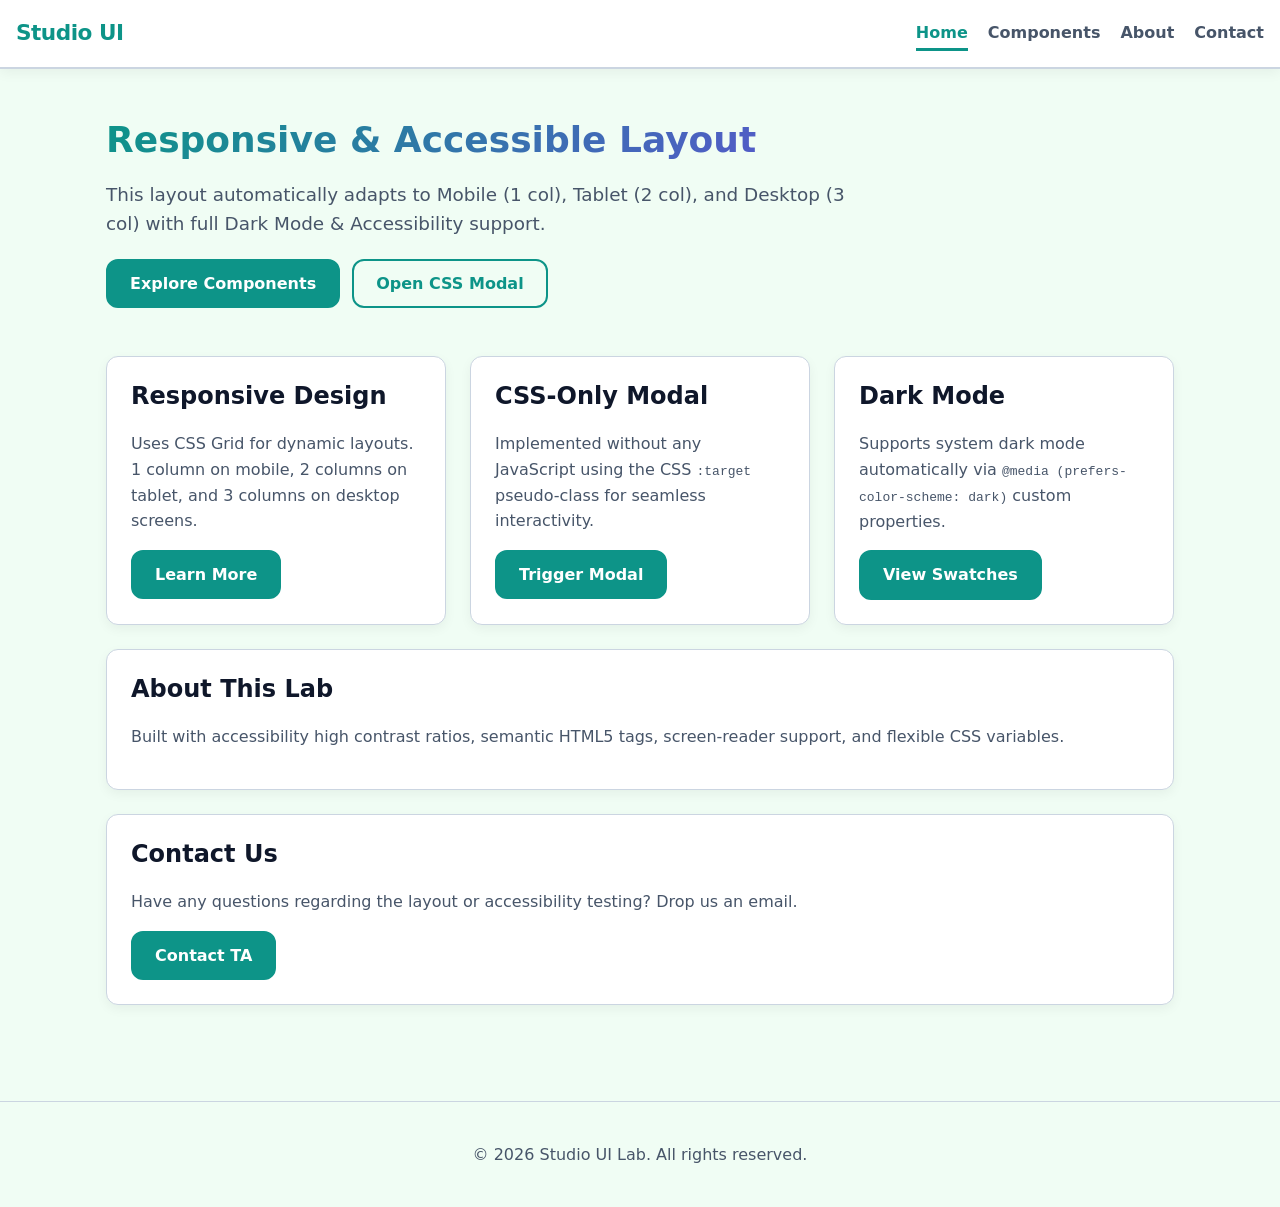
<file: index.html>
<!DOCTYPE html>
<html lang="en">
<head>
  <meta charset="UTF-8">
  <meta name="viewport" content="width=device-width, initial-scale=1.0">
  <title>Lab 2 - Responsive & Accessible UI</title>
  <link rel="stylesheet" href="styles.css">
</head>
<body>

  <!-- Header & Navigation (Flexbox) -->
  <header class="site-header">
    <a class="logo" href="index.html">Studio UI</a>
    <nav aria-label="Main Navigation">
      <ul>
        <li><a class="active" href="index.html" aria-current="page">Home</a></li>
        <li><a href="components.html">Components</a></li>
        <li><a href="#about">About</a></li>
        <li><a href="#contact">Contact</a></li>
      </ul>
    </nav>
  </header>

  <div class="container">
    <!-- Hero Section -->
    <section class="hero" aria-labelledby="hero-title">
      <h1 id="hero-title">Responsive & Accessible Layout</h1>
      <p>This layout automatically adapts to Mobile (1 col), Tablet (2 col), and Desktop (3 col) with full Dark Mode & Accessibility support.</p>
      <div class="actions">
        <a class="btn" href="components.html">Explore Components</a>
        <a class="btn btn-outline" href="#modal-demo">Open CSS Modal</a>
      </div>
    </section>

    <!-- Main Grid Content (Responsive Breakpoints: 1 / 2 / 3 columns) -->
    <main class="grid" id="main-content">
      <article class="card">
        <h2>Responsive Design</h2>
        <p>Uses CSS Grid for dynamic layouts. 1 column on mobile, 2 columns on tablet, and 3 columns on desktop screens.</p>
        <a class="btn" href="components.html">Learn More</a>
      </article>

      <article class="card">
        <h2>CSS-Only Modal</h2>
        <p>Implemented without any JavaScript using the CSS <code>:target</code> pseudo-class for seamless interactivity.</p>
        <a class="btn" href="#modal-demo">Trigger Modal</a>
      </article>

      <article class="card">
        <h2>Dark Mode</h2>
        <p>Supports system dark mode automatically via <code>@media (prefers-color-scheme: dark)</code> custom properties.</p>
        <a class="btn" href="components.html">View Swatches</a>
      </article>

      <section class="card wide" id="about">
        <h2>About This Lab</h2>
        <p>Built with accessibility high contrast ratios, semantic HTML5 tags, screen-reader support, and flexible CSS variables.</p>
      </section>

      <section class="card wide" id="contact">
        <h2>Contact Us</h2>
        <p>Have any questions regarding the layout or accessibility testing? Drop us an email.</p>
        <a class="btn" href="mailto:ta@example.com">Contact TA</a>
      </section>
    </main>
  </div>

  <!-- CSS-Only Modal Component (Uses :target) -->
  <div id="modal-demo" class="overlay" role="dialog" aria-modal="true" aria-labelledby="modal-title">
    <div class="dialog">
      <h2 id="modal-title">CSS-Only Modal</h2>
      <p>This modal is opened using the <code>:target</code> CSS pseudo-class without taking a single line of JavaScript!</p>
      <a class="btn" href="#">Close Modal</a>
    </div>
  </div>

  <footer class="site-footer">
    <div class="container">
      <p>&copy; 2026 Studio UI Lab. All rights reserved.</p>
    </div>
  </footer>

</body>
</html>
</file>
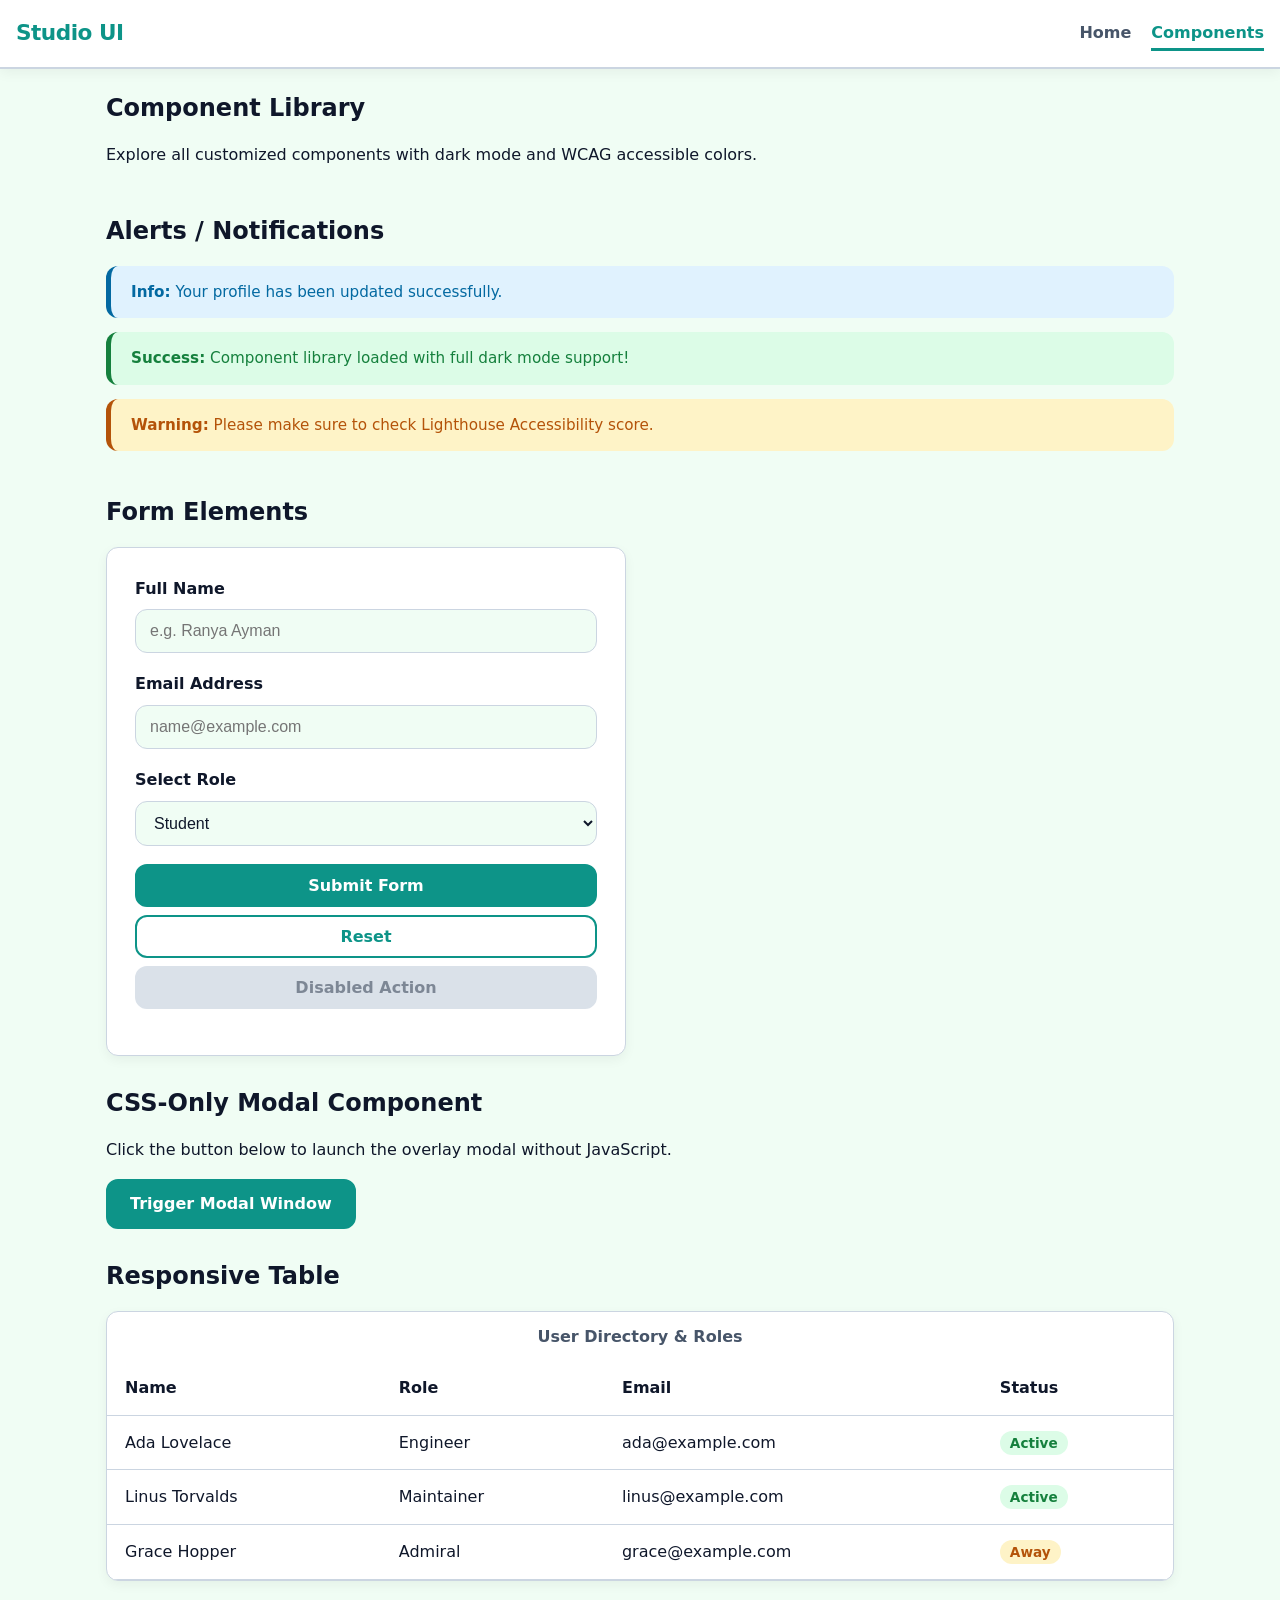
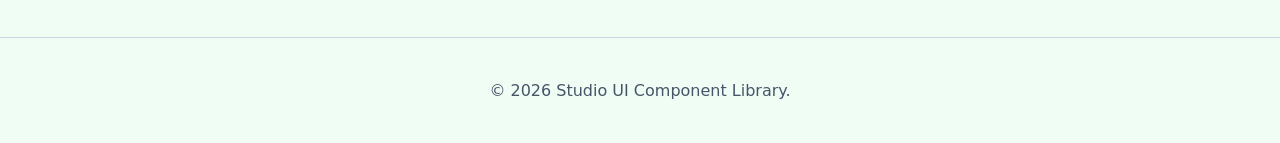
<file: components.html>
<!DOCTYPE html>
<html lang="en">
<head>
  <meta charset="UTF-8">
  <meta name="viewport" content="width=device-width, initial-scale=1.0">
  <title>Component Library - Lab 2</title>
  <link rel="stylesheet" href="styles.css">
</head>
<body>

  <!-- Header Navigation -->
  <header class="site-header">
    <a class="logo" href="index.html">Studio UI</a>
    <nav aria-label="Main Navigation">
      <ul>
        <li><a href="index.html">Home</a></li>
        <li><a class="active" href="components.html" aria-current="page">Components</a></li>
      </ul>
    </nav>
  </header>

  <main class="container">
    <section class="section">
      <h1>Component Library</h1>
      <p>Explore all customized components with dark mode and WCAG accessible colors.</p>
    </section>

    <!-- Alert / Notification Component -->
    <section class="section">
      <h2>Alerts / Notifications</h2>
      <div class="alert alert-info" role="status">
        <strong>Info:</strong> Your profile has been updated successfully.
      </div>
      <div class="alert alert-success" role="status">
        <strong>Success:</strong> Component library loaded with full dark mode support!
      </div>
      <div class="alert alert-warning" role="status">
        <strong>Warning:</strong> Please make sure to check Lighthouse Accessibility score.
      </div>
    </section>

    <!-- Form Elements Component -->
    <section class="section">
      <h2>Form Elements</h2>
      <form class="form-card" action="#" method="get" aria-label="Sample Form">
        <div class="form-group">
          <label for="username">Full Name</label>
          <input type="text" id="username" name="username" placeholder="e.g. Ranya Ayman" required>
        </div>

        <div class="form-group">
          <label for="email">Email Address</label>
          <input type="email" id="email" name="email" placeholder="name@example.com" required>
        </div>

        <div class="form-group">
          <label for="role">Select Role</label>
          <select id="role" name="role">
            <option value="student">Student</option>
            <option value="developer">Developer</option>
            <option value="designer">Designer</option>
          </select>
        </div>

        <div class="form-group">
          <button type="submit" class="btn">Submit Form</button>
          <button type="reset" class="btn btn-outline">Reset</button>
          <button type="button" class="btn" disabled>Disabled Action</button>
        </div>
      </form>
    </section>

    <!-- CSS-Only Modal Trigger -->
    <section class="section">
      <h2>CSS-Only Modal Component</h2>
      <p>Click the button below to launch the overlay modal without JavaScript.</p>
      <a class="btn" href="#component-modal">Trigger Modal Window</a>
    </section>

    <!-- Responsive Table Component -->
    <section class="section">
      <h2>Responsive Table</h2>
      <div class="table-wrap">
        <table>
          <caption>User Directory & Roles</caption>
          <thead>
            <tr>
              <th scope="col">Name</th>
              <th scope="col">Role</th>
              <th scope="col">Email</th>
              <th scope="col">Status</th>
            </tr>
          </thead>
          <tbody>
            <tr>
              <td>Ada Lovelace</td>
              <td>Engineer</td>
              <td>ada@example.com</td>
              <td><span class="badge">Active</span></td>
            </tr>
            <tr>
              <td>Linus Torvalds</td>
              <td>Maintainer</td>
              <td>linus@example.com</td>
              <td><span class="badge">Active</span></td>
            </tr>
            <tr>
              <td>Grace Hopper</td>
              <td>Admiral</td>
              <td>grace@example.com</td>
              <td><span class="badge off">Away</span></td>
            </tr>
          </tbody>
        </table>
      </div>
    </section>
  </main>

  <!-- Modal Target -->
  <div id="component-modal" class="overlay" role="dialog" aria-modal="true" aria-labelledby="comp-modal-title">
    <div class="dialog">
      <h2 id="comp-modal-title">Library Modal</h2>
      <p>This is a purely CSS-based modal window meeting all high-contrast accessibility standards.</p>
      <a class="btn" href="#">Close Window</a>
    </div>
  </div>

  <footer class="site-footer">
    <div class="container">
      <p>&copy; 2026 Studio UI Component Library.</p>
    </div>
  </footer>

</body>
</html>
</file>
<file: styles.css>
/* ==========================================================================
   1. DESIGN SYSTEM & COLOR PALETTES (CSS Variables)
   ========================================================================== */

/* 🎨 LIGHT MODE: باليتة مبهجة وملونة (Teal + Purple Gradient Feel) */
:root {
  color-scheme: light dark;

  /* الألوان الأساسية - ملونة وحيوية */
  --primary: #0d9488;          /* لون تركواز غني ومريح للعين */
  --primary-hover: #0f766e;    /* درجة أغمق للـ Hover */
  --accent: #7c3aed;           /* لون بنفسجي كمكمل حيوي */
  
  /* الخلفيات والكروت */
  --bg: #f0fdf4;               /* خلفية فاتحة بدرجة نعناع هادئة */
  --surface: #ffffff;          /* خلفية الكروت والهيدر - أبيض ناصع */
  --text: #0f172a;             /* كحلي غامق جداً للنصوص لمنع إجهاد العين */
  --muted: #475569;            /* رمادي نصوص فرعية */
  --border: #cbd5e1;           /* حدود ناعمة */
  --focus-ring: #2563eb;       /* إطار تركيز أزرق وواضح */

  /* ألوان التنبيهات (Alerts) */
  --alert-info-bg: #e0f2fe;
  --alert-info-text: #0369a1;
  --alert-success-bg: #dcfce7;
  --alert-success-text: #15803d;
  --alert-warning-bg: #fef3c7;
  --alert-warning-text: #b45309;

  /* المتغيرات الهيكلية */
  --radius: 12px;
  --space: 16px;
  --font-base: system-ui, -apple-system, BlinkMacSystemFont, "Segoe UI", Roboto, sans-serif;
  --shadow: 0 4px 12px rgba(0, 0, 0, 0.05);
}

/* 🌑 DARK MODE: باليتة داكنة وفخمة جداً (Deep Slate / Dark Navy) */
@media (prefers-color-scheme: dark) {
  :root {
    /* الألوان الأساسية في الداكن - تركواز وبنفسجي مضيء */
    --primary: #2dd4bf;
    --primary-hover: #5eead4;
    --accent: #a78bfa;

    /* الخلفيات والكروت - غامق عميق */
    --bg: #0b0f19;              /* خلفية كحلية غامقة جداً شبه سودة */
    --surface: #151c2c;         /* كروت بدرجة كحلي داكن راقي */
    --text: #f8fafc;            /* نص أبيض ناصع وواضح */
    --muted: #94a3b8;           /* رمادي فاتح للنصوص الفرعية */
    --border: #283548;          /* حدود داكنة متناسقة */
    --focus-ring: #2dd4bf;

    /* ألوان التنبيهات في الوضع المظلم */
    --alert-info-bg: #075985;
    --alert-info-text: #e0f2fe;
    --alert-success-bg: #166534;
    --alert-success-text: #dcfce7;
    --alert-warning-bg: #854d0e;
    --alert-warning-text: #fef3c7;

    --shadow: 0 4px 16px rgba(0, 0, 0, 0.3);
  }
}

/* ==========================================================================
   2. GLOBAL RESET & ACCESSIBILITY BASE
   ========================================================================== */
* {
  box-sizing: border-box;
}

body {
  margin: 0;
  font-family: var(--font-base);
  background-color: var(--bg);
  color: var(--text);
  line-height: 1.6;
  transition: background-color 0.3s, color 0.3s;
}

h1, h2, h3 {
  line-height: 1.25;
  color: var(--text);
  margin-top: 0;
}

a {
  color: var(--primary);
  text-decoration-thickness: 2px;
}

/* دعم إمكانية الوصول والتنقل بـ Keyboard Focus */
a:focus-visible,
button:focus-visible,
input:focus-visible,
select:focus-visible {
  outline: 3px solid var(--focus-ring);
  outline-offset: 3px;
}

.container {
  max-width: 1100px;
  margin: 0 auto;
  padding: 0 var(--space);
}

/* ==========================================================================
   3. NAVIGATION HEADER (Flexbox Layout)
   ========================================================================== */
.site-header {
  display: flex;
  justify-content: space-between;
  align-items: center;
  flex-wrap: wrap;
  padding: 16px var(--space);
  background-color: var(--surface);
  border-bottom: 2px solid var(--border);
  box-shadow: var(--shadow);
}

.logo {
  font-size: 1.35rem;
  font-weight: 800;
  color: var(--primary);
  text-decoration: none;
  letter-spacing: -0.5px;
}

.site-header ul {
  display: flex;
  gap: 20px;
  list-style: none;
  margin: 0;
  padding: 0;
}

.site-header a:not(.logo) {
  text-decoration: none;
  color: var(--muted);
  font-weight: 600;
  padding: 6px 0;
  transition: color 0.2s;
}

.site-header a:not(.logo):hover,
.site-header a.active {
  color: var(--primary);
  border-bottom: 3px solid var(--primary);
}

/* ==========================================================================
   4. HERO SECTION & LAYOUT BREAKPOINTS (Mobile: 1col, Tablet: 2col, Desktop: 3col)
   ========================================================================== */
.hero {
  padding: 48px 0 24px;
}

.hero h1 {
  font-size: 2.25rem;
  background: linear-gradient(135deg, var(--primary), var(--accent));
  -webkit-background-clip: text;
  -webkit-text-fill-color: transparent;
  margin-bottom: 12px;
}

.hero p {
  font-size: 1.15rem;
  color: var(--muted);
  max-width: 65ch;
}

.hero .actions {
  display: flex;
  gap: 12px;
  flex-wrap: wrap;
  margin-top: 20px;
}

/* Grid Layout with Breakpoints */
.grid {
  display: grid;
  grid-template-columns: 1fr; /* Mobile Default (1 العمود) */
  gap: 24px;
  padding: 24px 0 48px;
}

/* Tablet (عمودين - 2 Columns) */
@media (min-width: 600px) {
  .grid {
    grid-template-columns: repeat(2, 1fr);
  }
}

/* Desktop (3 أعمدة - 3 Columns) */
@media (min-width: 1024px) {
  .grid {
    grid-template-columns: repeat(3, 1fr);
  }
}

.grid .wide {
  grid-column: 1 / -1;
}

/* ==========================================================================
   5. COMPONENTS (Cards, Buttons, Form, Alerts, Modal, Table)
   ========================================================================== */

/* Cards */
.card {
  background-color: var(--surface);
  border: 1px solid var(--border);
  border-radius: var(--radius);
  padding: 24px;
  box-shadow: var(--shadow);
  transition: transform 0.2s, box-shadow 0.2s;
}

.card:hover {
  transform: translateY(-3px);
}

.card p {
  color: var(--muted);
}

/* Buttons */
.btn {
  display: inline-block;
  padding: 10px 22px;
  font-family: inherit;
  font-size: 1rem;
  font-weight: 700;
  color: #ffffff;
  background-color: var(--primary);
  border: 2px solid var(--primary);
  border-radius: var(--radius);
  text-decoration: none;
  cursor: pointer;
  transition: all 0.2s ease;
}

/* تحسين تباين النص داخل الأزرار في الداكن لضمان Accessibility high score */
@media (prefers-color-scheme: dark) {
  .btn {
    color: #0b0f19;
  }
}

.btn:hover:not(:disabled) {
  background-color: var(--primary-hover);
  border-color: var(--primary-hover);
  transform: translateY(-1px);
}

.btn:disabled {
  background-color: var(--border);
  border-color: var(--border);
  color: var(--muted);
  cursor: not-allowed;
  opacity: 0.7;
}

.btn-outline {
  background-color: transparent;
  color: var(--primary);
}

.btn-outline:hover:not(:disabled) {
  background-color: var(--primary);
  color: #ffffff;
}

@media (prefers-color-scheme: dark) {
  .btn-outline:hover:not(:disabled) {
    color: #0b0f19;
  }
}

/* Form Elements */
.form-card {
  background-color: var(--surface);
  padding: 28px;
  border: 1px solid var(--border);
  border-radius: var(--radius);
  max-width: 520px;
  box-shadow: var(--shadow);
}

.form-group {
  margin-bottom: 18px;
  display: flex;
  flex-direction: column;
  gap: 8px;
}

.form-group label {
  font-weight: 700;
  color: var(--text);
}

.form-group input,
.form-group select {
  padding: 12px 14px;
  border: 1px solid var(--border);
  border-radius: var(--radius);
  background-color: var(--bg);
  color: var(--text);
  font-size: 1rem;
}

/* Alert / Notification Component */
.alert {
  padding: 14px 20px;
  border-radius: var(--radius);
  margin-bottom: 14px;
  border-left: 5px solid currentColor;
  font-size: 0.95rem;
  font-weight: 500;
}

.alert-info { background-color: var(--alert-info-bg); color: var(--alert-info-text); }
.alert-success { background-color: var(--alert-success-bg); color: var(--alert-success-text); }
.alert-warning { background-color: var(--alert-warning-bg); color: var(--alert-warning-text); }

/* CSS-Only Modal Component (:target) */
.overlay {
  position: fixed;
  inset: 0;
  background-color: rgba(0, 0, 0, 0.75);
  display: flex;
  justify-content: center;
  align-items: center;
  opacity: 0;
  pointer-events: none;
  transition: opacity 0.25s ease;
  padding: 16px;
  z-index: 1000;
}

.overlay:target {
  opacity: 1;
  pointer-events: auto;
}

.dialog {
  background-color: var(--surface);
  padding: 28px;
  border-radius: var(--radius);
  max-width: 460px;
  width: 100%;
  border: 1px solid var(--border);
  box-shadow: var(--shadow);
}

/* Responsive Table Component */
.table-wrap {
  overflow-x: auto;
  border: 1px solid var(--border);
  border-radius: var(--radius);
  background-color: var(--surface);
  box-shadow: var(--shadow);
}

table {
  width: 100%;
  border-collapse: collapse;
  text-align: left;
}

caption {
  padding: 12px;
  font-weight: 700;
  color: var(--muted);
}

th, td {
  padding: 14px 18px;
  border-bottom: 1px solid var(--border);
}

th {
  background-color: var(--surface);
  color: var(--text);
  font-weight: 700;
}

tbody tr:hover {
  background-color: var(--bg);
}

.badge {
  padding: 4px 10px;
  border-radius: 999px;
  font-size: 0.85rem;
  font-weight: 700;
  background-color: var(--alert-success-bg);
  color: var(--alert-success-text);
}

.badge.off {
  background-color: var(--alert-warning-bg);
  color: var(--alert-warning-text);
}

/* Footer */
.site-footer {
  margin-top: 48px;
  padding: 24px 0;
  border-top: 1px solid var(--border);
  text-align: center;
  color: var(--muted);
}

.section {
  padding: 24px 0 8px;
}
</file>
